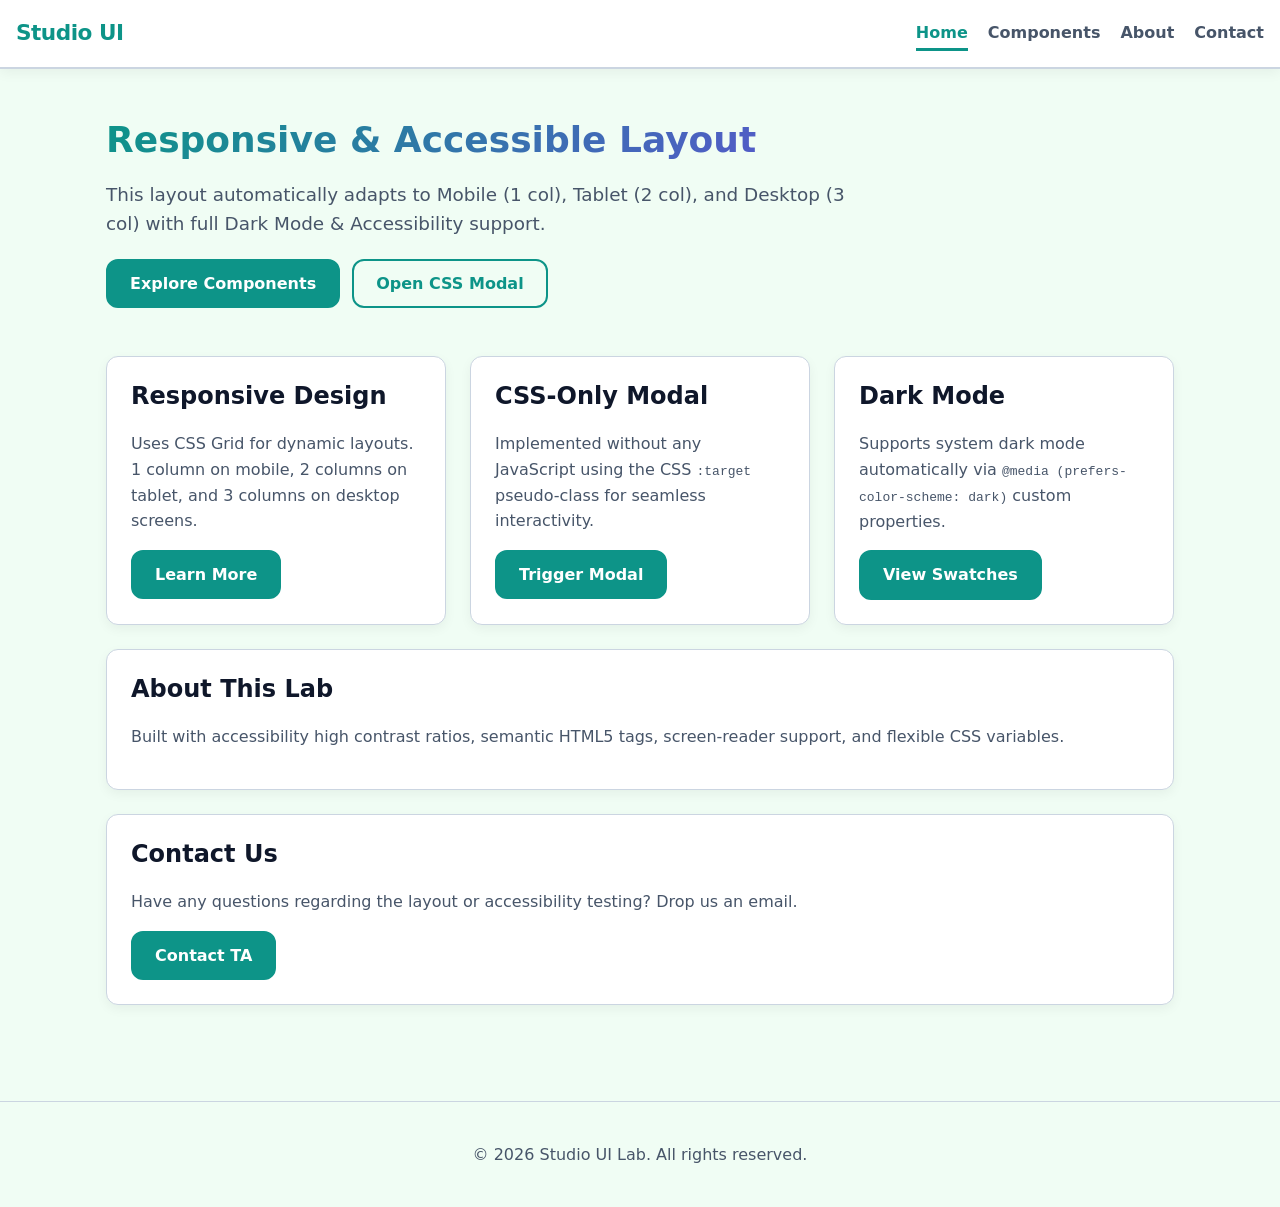
<file: index.html>
<!DOCTYPE html>
<html lang="en">
<head>
  <meta charset="UTF-8">
  <meta name="viewport" content="width=device-width, initial-scale=1.0">
  <title>Lab 2 - Responsive & Accessible UI</title>
  <link rel="stylesheet" href="styles.css">
</head>
<body>

  <!-- Header & Navigation (Flexbox) -->
  <header class="site-header">
    <a class="logo" href="index.html">Studio UI</a>
    <nav aria-label="Main Navigation">
      <ul>
        <li><a class="active" href="index.html" aria-current="page">Home</a></li>
        <li><a href="components.html">Components</a></li>
        <li><a href="#about">About</a></li>
        <li><a href="#contact">Contact</a></li>
      </ul>
    </nav>
  </header>

  <div class="container">
    <!-- Hero Section -->
    <section class="hero" aria-labelledby="hero-title">
      <h1 id="hero-title">Responsive & Accessible Layout</h1>
      <p>This layout automatically adapts to Mobile (1 col), Tablet (2 col), and Desktop (3 col) with full Dark Mode & Accessibility support.</p>
      <div class="actions">
        <a class="btn" href="components.html">Explore Components</a>
        <a class="btn btn-outline" href="#modal-demo">Open CSS Modal</a>
      </div>
    </section>

    <!-- Main Grid Content (Responsive Breakpoints: 1 / 2 / 3 columns) -->
    <main class="grid" id="main-content">
      <article class="card">
        <h2>Responsive Design</h2>
        <p>Uses CSS Grid for dynamic layouts. 1 column on mobile, 2 columns on tablet, and 3 columns on desktop screens.</p>
        <a class="btn" href="components.html">Learn More</a>
      </article>

      <article class="card">
        <h2>CSS-Only Modal</h2>
        <p>Implemented without any JavaScript using the CSS <code>:target</code> pseudo-class for seamless interactivity.</p>
        <a class="btn" href="#modal-demo">Trigger Modal</a>
      </article>

      <article class="card">
        <h2>Dark Mode</h2>
        <p>Supports system dark mode automatically via <code>@media (prefers-color-scheme: dark)</code> custom properties.</p>
        <a class="btn" href="components.html">View Swatches</a>
      </article>

      <section class="card wide" id="about">
        <h2>About This Lab</h2>
        <p>Built with accessibility high contrast ratios, semantic HTML5 tags, screen-reader support, and flexible CSS variables.</p>
      </section>

      <section class="card wide" id="contact">
        <h2>Contact Us</h2>
        <p>Have any questions regarding the layout or accessibility testing? Drop us an email.</p>
        <a class="btn" href="mailto:ta@example.com">Contact TA</a>
      </section>
    </main>
  </div>

  <!-- CSS-Only Modal Component (Uses :target) -->
  <div id="modal-demo" class="overlay" role="dialog" aria-modal="true" aria-labelledby="modal-title">
    <div class="dialog">
      <h2 id="modal-title">CSS-Only Modal</h2>
      <p>This modal is opened using the <code>:target</code> CSS pseudo-class without taking a single line of JavaScript!</p>
      <a class="btn" href="#">Close Modal</a>
    </div>
  </div>

  <footer class="site-footer">
    <div class="container">
      <p>&copy; 2026 Studio UI Lab. All rights reserved.</p>
    </div>
  </footer>

</body>
</html>
</file>
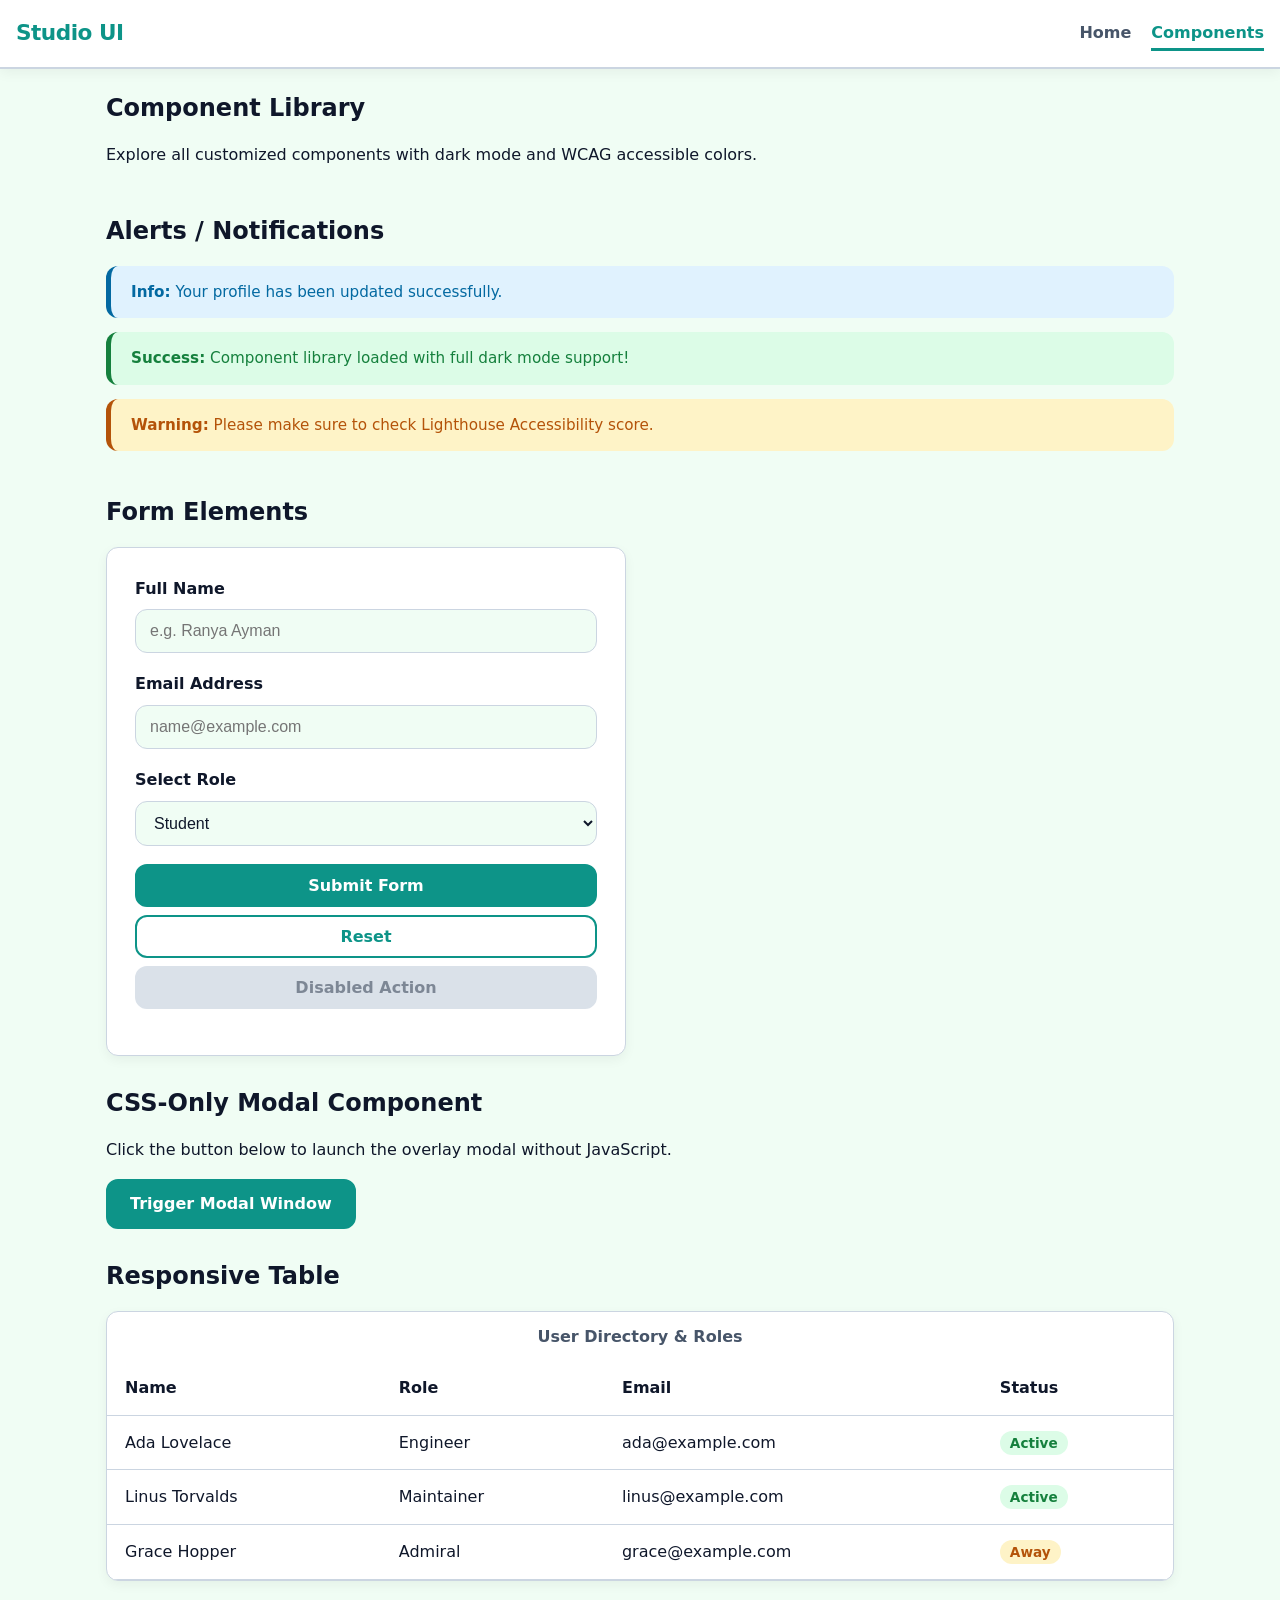
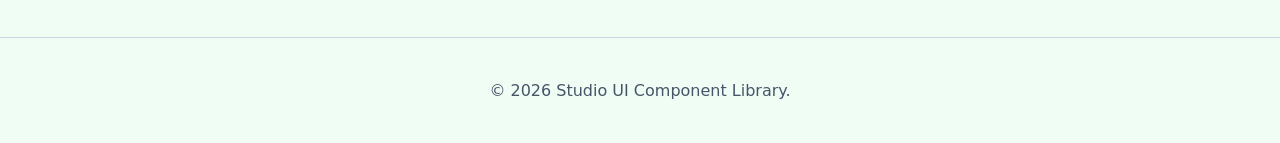
<file: components.html>
<!DOCTYPE html>
<html lang="en">
<head>
  <meta charset="UTF-8">
  <meta name="viewport" content="width=device-width, initial-scale=1.0">
  <title>Component Library - Lab 2</title>
  <link rel="stylesheet" href="styles.css">
</head>
<body>

  <!-- Header Navigation -->
  <header class="site-header">
    <a class="logo" href="index.html">Studio UI</a>
    <nav aria-label="Main Navigation">
      <ul>
        <li><a href="index.html">Home</a></li>
        <li><a class="active" href="components.html" aria-current="page">Components</a></li>
      </ul>
    </nav>
  </header>

  <main class="container">
    <section class="section">
      <h1>Component Library</h1>
      <p>Explore all customized components with dark mode and WCAG accessible colors.</p>
    </section>

    <!-- Alert / Notification Component -->
    <section class="section">
      <h2>Alerts / Notifications</h2>
      <div class="alert alert-info" role="status">
        <strong>Info:</strong> Your profile has been updated successfully.
      </div>
      <div class="alert alert-success" role="status">
        <strong>Success:</strong> Component library loaded with full dark mode support!
      </div>
      <div class="alert alert-warning" role="status">
        <strong>Warning:</strong> Please make sure to check Lighthouse Accessibility score.
      </div>
    </section>

    <!-- Form Elements Component -->
    <section class="section">
      <h2>Form Elements</h2>
      <form class="form-card" action="#" method="get" aria-label="Sample Form">
        <div class="form-group">
          <label for="username">Full Name</label>
          <input type="text" id="username" name="username" placeholder="e.g. Ranya Ayman" required>
        </div>

        <div class="form-group">
          <label for="email">Email Address</label>
          <input type="email" id="email" name="email" placeholder="name@example.com" required>
        </div>

        <div class="form-group">
          <label for="role">Select Role</label>
          <select id="role" name="role">
            <option value="student">Student</option>
            <option value="developer">Developer</option>
            <option value="designer">Designer</option>
          </select>
        </div>

        <div class="form-group">
          <button type="submit" class="btn">Submit Form</button>
          <button type="reset" class="btn btn-outline">Reset</button>
          <button type="button" class="btn" disabled>Disabled Action</button>
        </div>
      </form>
    </section>

    <!-- CSS-Only Modal Trigger -->
    <section class="section">
      <h2>CSS-Only Modal Component</h2>
      <p>Click the button below to launch the overlay modal without JavaScript.</p>
      <a class="btn" href="#component-modal">Trigger Modal Window</a>
    </section>

    <!-- Responsive Table Component -->
    <section class="section">
      <h2>Responsive Table</h2>
      <div class="table-wrap">
        <table>
          <caption>User Directory & Roles</caption>
          <thead>
            <tr>
              <th scope="col">Name</th>
              <th scope="col">Role</th>
              <th scope="col">Email</th>
              <th scope="col">Status</th>
            </tr>
          </thead>
          <tbody>
            <tr>
              <td>Ada Lovelace</td>
              <td>Engineer</td>
              <td>ada@example.com</td>
              <td><span class="badge">Active</span></td>
            </tr>
            <tr>
              <td>Linus Torvalds</td>
              <td>Maintainer</td>
              <td>linus@example.com</td>
              <td><span class="badge">Active</span></td>
            </tr>
            <tr>
              <td>Grace Hopper</td>
              <td>Admiral</td>
              <td>grace@example.com</td>
              <td><span class="badge off">Away</span></td>
            </tr>
          </tbody>
        </table>
      </div>
    </section>
  </main>

  <!-- Modal Target -->
  <div id="component-modal" class="overlay" role="dialog" aria-modal="true" aria-labelledby="comp-modal-title">
    <div class="dialog">
      <h2 id="comp-modal-title">Library Modal</h2>
      <p>This is a purely CSS-based modal window meeting all high-contrast accessibility standards.</p>
      <a class="btn" href="#">Close Window</a>
    </div>
  </div>

  <footer class="site-footer">
    <div class="container">
      <p>&copy; 2026 Studio UI Component Library.</p>
    </div>
  </footer>

</body>
</html>
</file>
<file: styles.css>
/* ==========================================================================
   1. DESIGN SYSTEM & COLOR PALETTES (CSS Variables)
   ========================================================================== */

/* 🎨 LIGHT MODE: باليتة مبهجة وملونة (Teal + Purple Gradient Feel) */
:root {
  color-scheme: light dark;

  /* الألوان الأساسية - ملونة وحيوية */
  --primary: #0d9488;          /* لون تركواز غني ومريح للعين */
  --primary-hover: #0f766e;    /* درجة أغمق للـ Hover */
  --accent: #7c3aed;           /* لون بنفسجي كمكمل حيوي */
  
  /* الخلفيات والكروت */
  --bg: #f0fdf4;               /* خلفية فاتحة بدرجة نعناع هادئة */
  --surface: #ffffff;          /* خلفية الكروت والهيدر - أبيض ناصع */
  --text: #0f172a;             /* كحلي غامق جداً للنصوص لمنع إجهاد العين */
  --muted: #475569;            /* رمادي نصوص فرعية */
  --border: #cbd5e1;           /* حدود ناعمة */
  --focus-ring: #2563eb;       /* إطار تركيز أزرق وواضح */

  /* ألوان التنبيهات (Alerts) */
  --alert-info-bg: #e0f2fe;
  --alert-info-text: #0369a1;
  --alert-success-bg: #dcfce7;
  --alert-success-text: #15803d;
  --alert-warning-bg: #fef3c7;
  --alert-warning-text: #b45309;

  /* المتغيرات الهيكلية */
  --radius: 12px;
  --space: 16px;
  --font-base: system-ui, -apple-system, BlinkMacSystemFont, "Segoe UI", Roboto, sans-serif;
  --shadow: 0 4px 12px rgba(0, 0, 0, 0.05);
}

/* 🌑 DARK MODE: باليتة داكنة وفخمة جداً (Deep Slate / Dark Navy) */
@media (prefers-color-scheme: dark) {
  :root {
    /* الألوان الأساسية في الداكن - تركواز وبنفسجي مضيء */
    --primary: #2dd4bf;
    --primary-hover: #5eead4;
    --accent: #a78bfa;

    /* الخلفيات والكروت - غامق عميق */
    --bg: #0b0f19;              /* خلفية كحلية غامقة جداً شبه سودة */
    --surface: #151c2c;         /* كروت بدرجة كحلي داكن راقي */
    --text: #f8fafc;            /* نص أبيض ناصع وواضح */
    --muted: #94a3b8;           /* رمادي فاتح للنصوص الفرعية */
    --border: #283548;          /* حدود داكنة متناسقة */
    --focus-ring: #2dd4bf;

    /* ألوان التنبيهات في الوضع المظلم */
    --alert-info-bg: #075985;
    --alert-info-text: #e0f2fe;
    --alert-success-bg: #166534;
    --alert-success-text: #dcfce7;
    --alert-warning-bg: #854d0e;
    --alert-warning-text: #fef3c7;

    --shadow: 0 4px 16px rgba(0, 0, 0, 0.3);
  }
}

/* ==========================================================================
   2. GLOBAL RESET & ACCESSIBILITY BASE
   ========================================================================== */
* {
  box-sizing: border-box;
}

body {
  margin: 0;
  font-family: var(--font-base);
  background-color: var(--bg);
  color: var(--text);
  line-height: 1.6;
  transition: background-color 0.3s, color 0.3s;
}

h1, h2, h3 {
  line-height: 1.25;
  color: var(--text);
  margin-top: 0;
}

a {
  color: var(--primary);
  text-decoration-thickness: 2px;
}

/* دعم إمكانية الوصول والتنقل بـ Keyboard Focus */
a:focus-visible,
button:focus-visible,
input:focus-visible,
select:focus-visible {
  outline: 3px solid var(--focus-ring);
  outline-offset: 3px;
}

.container {
  max-width: 1100px;
  margin: 0 auto;
  padding: 0 var(--space);
}

/* ==========================================================================
   3. NAVIGATION HEADER (Flexbox Layout)
   ========================================================================== */
.site-header {
  display: flex;
  justify-content: space-between;
  align-items: center;
  flex-wrap: wrap;
  padding: 16px var(--space);
  background-color: var(--surface);
  border-bottom: 2px solid var(--border);
  box-shadow: var(--shadow);
}

.logo {
  font-size: 1.35rem;
  font-weight: 800;
  color: var(--primary);
  text-decoration: none;
  letter-spacing: -0.5px;
}

.site-header ul {
  display: flex;
  gap: 20px;
  list-style: none;
  margin: 0;
  padding: 0;
}

.site-header a:not(.logo) {
  text-decoration: none;
  color: var(--muted);
  font-weight: 600;
  padding: 6px 0;
  transition: color 0.2s;
}

.site-header a:not(.logo):hover,
.site-header a.active {
  color: var(--primary);
  border-bottom: 3px solid var(--primary);
}

/* ==========================================================================
   4. HERO SECTION & LAYOUT BREAKPOINTS (Mobile: 1col, Tablet: 2col, Desktop: 3col)
   ========================================================================== */
.hero {
  padding: 48px 0 24px;
}

.hero h1 {
  font-size: 2.25rem;
  background: linear-gradient(135deg, var(--primary), var(--accent));
  -webkit-background-clip: text;
  -webkit-text-fill-color: transparent;
  margin-bottom: 12px;
}

.hero p {
  font-size: 1.15rem;
  color: var(--muted);
  max-width: 65ch;
}

.hero .actions {
  display: flex;
  gap: 12px;
  flex-wrap: wrap;
  margin-top: 20px;
}

/* Grid Layout with Breakpoints */
.grid {
  display: grid;
  grid-template-columns: 1fr; /* Mobile Default (1 العمود) */
  gap: 24px;
  padding: 24px 0 48px;
}

/* Tablet (عمودين - 2 Columns) */
@media (min-width: 600px) {
  .grid {
    grid-template-columns: repeat(2, 1fr);
  }
}

/* Desktop (3 أعمدة - 3 Columns) */
@media (min-width: 1024px) {
  .grid {
    grid-template-columns: repeat(3, 1fr);
  }
}

.grid .wide {
  grid-column: 1 / -1;
}

/* ==========================================================================
   5. COMPONENTS (Cards, Buttons, Form, Alerts, Modal, Table)
   ========================================================================== */

/* Cards */
.card {
  background-color: var(--surface);
  border: 1px solid var(--border);
  border-radius: var(--radius);
  padding: 24px;
  box-shadow: var(--shadow);
  transition: transform 0.2s, box-shadow 0.2s;
}

.card:hover {
  transform: translateY(-3px);
}

.card p {
  color: var(--muted);
}

/* Buttons */
.btn {
  display: inline-block;
  padding: 10px 22px;
  font-family: inherit;
  font-size: 1rem;
  font-weight: 700;
  color: #ffffff;
  background-color: var(--primary);
  border: 2px solid var(--primary);
  border-radius: var(--radius);
  text-decoration: none;
  cursor: pointer;
  transition: all 0.2s ease;
}

/* تحسين تباين النص داخل الأزرار في الداكن لضمان Accessibility high score */
@media (prefers-color-scheme: dark) {
  .btn {
    color: #0b0f19;
  }
}

.btn:hover:not(:disabled) {
  background-color: var(--primary-hover);
  border-color: var(--primary-hover);
  transform: translateY(-1px);
}

.btn:disabled {
  background-color: var(--border);
  border-color: var(--border);
  color: var(--muted);
  cursor: not-allowed;
  opacity: 0.7;
}

.btn-outline {
  background-color: transparent;
  color: var(--primary);
}

.btn-outline:hover:not(:disabled) {
  background-color: var(--primary);
  color: #ffffff;
}

@media (prefers-color-scheme: dark) {
  .btn-outline:hover:not(:disabled) {
    color: #0b0f19;
  }
}

/* Form Elements */
.form-card {
  background-color: var(--surface);
  padding: 28px;
  border: 1px solid var(--border);
  border-radius: var(--radius);
  max-width: 520px;
  box-shadow: var(--shadow);
}

.form-group {
  margin-bottom: 18px;
  display: flex;
  flex-direction: column;
  gap: 8px;
}

.form-group label {
  font-weight: 700;
  color: var(--text);
}

.form-group input,
.form-group select {
  padding: 12px 14px;
  border: 1px solid var(--border);
  border-radius: var(--radius);
  background-color: var(--bg);
  color: var(--text);
  font-size: 1rem;
}

/* Alert / Notification Component */
.alert {
  padding: 14px 20px;
  border-radius: var(--radius);
  margin-bottom: 14px;
  border-left: 5px solid currentColor;
  font-size: 0.95rem;
  font-weight: 500;
}

.alert-info { background-color: var(--alert-info-bg); color: var(--alert-info-text); }
.alert-success { background-color: var(--alert-success-bg); color: var(--alert-success-text); }
.alert-warning { background-color: var(--alert-warning-bg); color: var(--alert-warning-text); }

/* CSS-Only Modal Component (:target) */
.overlay {
  position: fixed;
  inset: 0;
  background-color: rgba(0, 0, 0, 0.75);
  display: flex;
  justify-content: center;
  align-items: center;
  opacity: 0;
  pointer-events: none;
  transition: opacity 0.25s ease;
  padding: 16px;
  z-index: 1000;
}

.overlay:target {
  opacity: 1;
  pointer-events: auto;
}

.dialog {
  background-color: var(--surface);
  padding: 28px;
  border-radius: var(--radius);
  max-width: 460px;
  width: 100%;
  border: 1px solid var(--border);
  box-shadow: var(--shadow);
}

/* Responsive Table Component */
.table-wrap {
  overflow-x: auto;
  border: 1px solid var(--border);
  border-radius: var(--radius);
  background-color: var(--surface);
  box-shadow: var(--shadow);
}

table {
  width: 100%;
  border-collapse: collapse;
  text-align: left;
}

caption {
  padding: 12px;
  font-weight: 700;
  color: var(--muted);
}

th, td {
  padding: 14px 18px;
  border-bottom: 1px solid var(--border);
}

th {
  background-color: var(--surface);
  color: var(--text);
  font-weight: 700;
}

tbody tr:hover {
  background-color: var(--bg);
}

.badge {
  padding: 4px 10px;
  border-radius: 999px;
  font-size: 0.85rem;
  font-weight: 700;
  background-color: var(--alert-success-bg);
  color: var(--alert-success-text);
}

.badge.off {
  background-color: var(--alert-warning-bg);
  color: var(--alert-warning-text);
}

/* Footer */
.site-footer {
  margin-top: 48px;
  padding: 24px 0;
  border-top: 1px solid var(--border);
  text-align: center;
  color: var(--muted);
}

.section {
  padding: 24px 0 8px;
}
</file>
